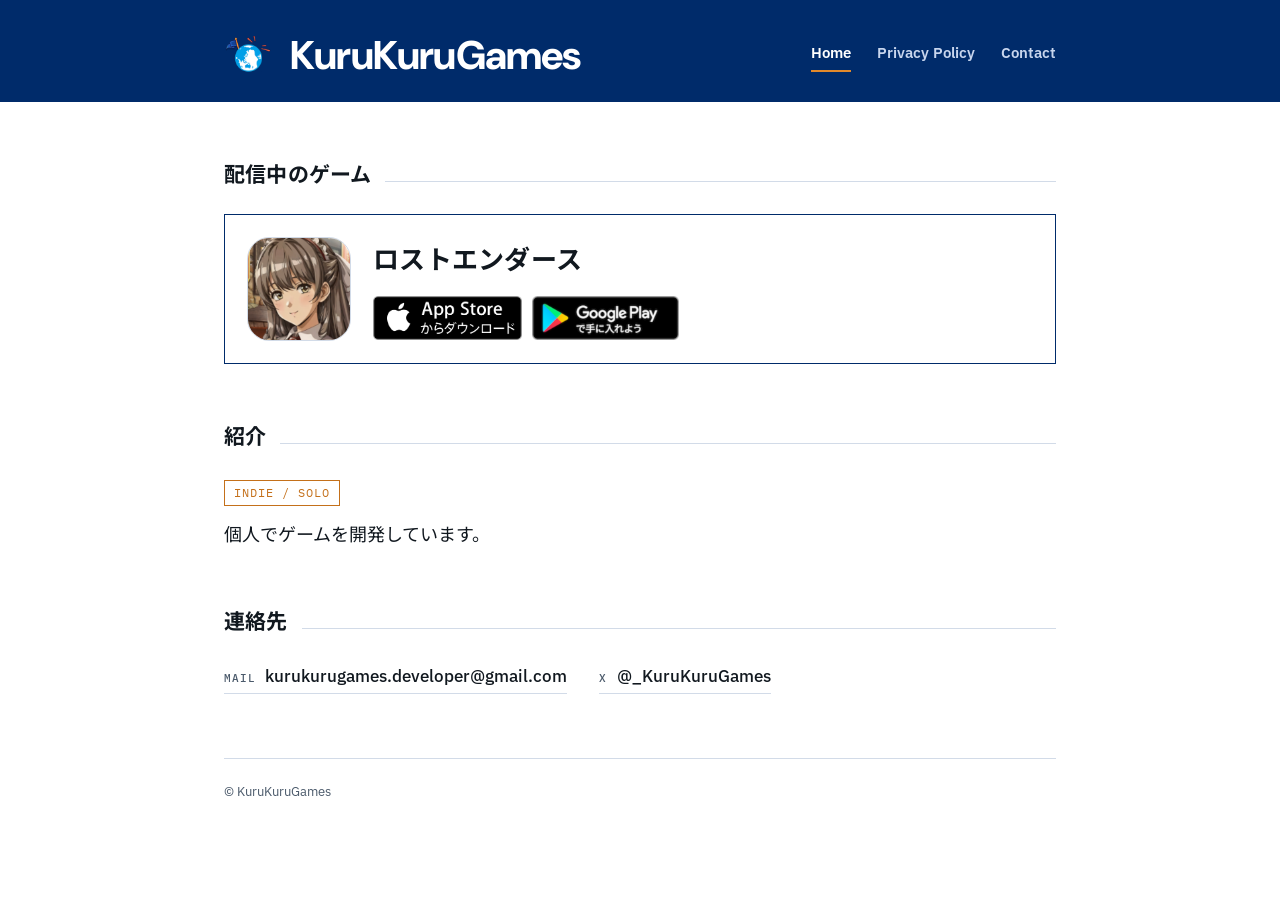
<file: index.html>
<!doctype html>
<html lang="ja">
<head>
<meta charset="utf-8">
<meta name="viewport" content="width=device-width,initial-scale=1">
<title>KuruKuruGames</title>
<meta name="description" content="個人でゲームを開発しています。配信中のタイトル: ロストエンダース（iOS / Android）。">
<link rel="icon" href="assets/img/kurukuru-logo.png">
<link rel="preconnect" href="https://fonts.googleapis.com">
<link rel="preconnect" href="https://fonts.gstatic.com" crossorigin>
<link rel="stylesheet" href="https://fonts.googleapis.com/css2?family=DM+Sans:wght@500;700;800&family=IBM+Plex+Mono:wght@400;500&family=IBM+Plex+Sans:wght@400;500;600&family=Noto+Sans+JP:wght@400;500;700;800&display=swap">
<link rel="stylesheet" href="assets/css/site.css">
</head>
<body>

<header class="masthead">
  <div class="wrap">
    <a class="brand" href="./">
      <img src="assets/img/kurukuru-logo.png" alt="" width="300" height="240">
      <span>KuruKuruGames</span>
    </a>
    <nav class="nav" aria-label="メイン">
      <a href="./" aria-current="page">Home</a>
      <a href="privacy-policy/">Privacy Policy</a>
      <a href="contact/">Contact</a>
    </nav>
  </div>
</header>

<main class="wrap">

  <section class="section" aria-labelledby="games">
    <div class="section-head"><h2 id="games">配信中のゲーム</h2></div>

    <article class="game">
      <img class="game__icon" src="assets/img/lostenders-icon.png" alt="ロストエンダース アイコン" width="152" height="152">
      <div class="game__body">
        <h3 class="game__title">ロストエンダース</h3>
        <div class="stores">
          <a href="https://apps.apple.com/us/app/%E3%83%AD%E3%82%B9%E3%83%88%E3%82%A8%E3%83%B3%E3%83%80%E3%83%BC%E3%82%B9-%E5%86%92%E9%99%BA%E8%80%85%E3%81%A8%E5%BF%98%E3%82%8C%E3%82%89%E3%82%8C%E3%81%9F%E7%A7%98%E5%AE%9D/id6502868763">
            <img src="assets/img/badge-appstore-ja.png" alt="App Store からダウンロード" width="422" height="125">
          </a>
          <a href="https://play.google.com/store/apps/details?id=jp.co.kurukurugames.lostenders">
            <img src="assets/img/badge-googleplay-ja.png" alt="Google Play で手に入れよう" width="420" height="125">
          </a>
        </div>
      </div>
    </article>
  </section>

  <section class="section" aria-labelledby="about">
    <div class="section-head"><h2 id="about">紹介</h2></div>
    <span class="tag">Indie / Solo</span>
    <p class="lede">個人でゲームを開発しています。</p>
  </section>

  <section class="section" id="contact" aria-labelledby="contact-h">
    <div class="section-head"><h2 id="contact-h">連絡先</h2></div>
    <div class="contact">
      <a href="mailto:kurukurugames.developer@gmail.com">
        <span class="label">Mail</span>kurukurugames.developer@gmail.com
      </a>
      <a href="https://x.com/_KuruKuruGames">
        <span class="label">X</span>@_KuruKuruGames
      </a>
    </div>
  </section>

  <div class="foot">© KuruKuruGames</div>
</main>

</body>
</html>
</file>
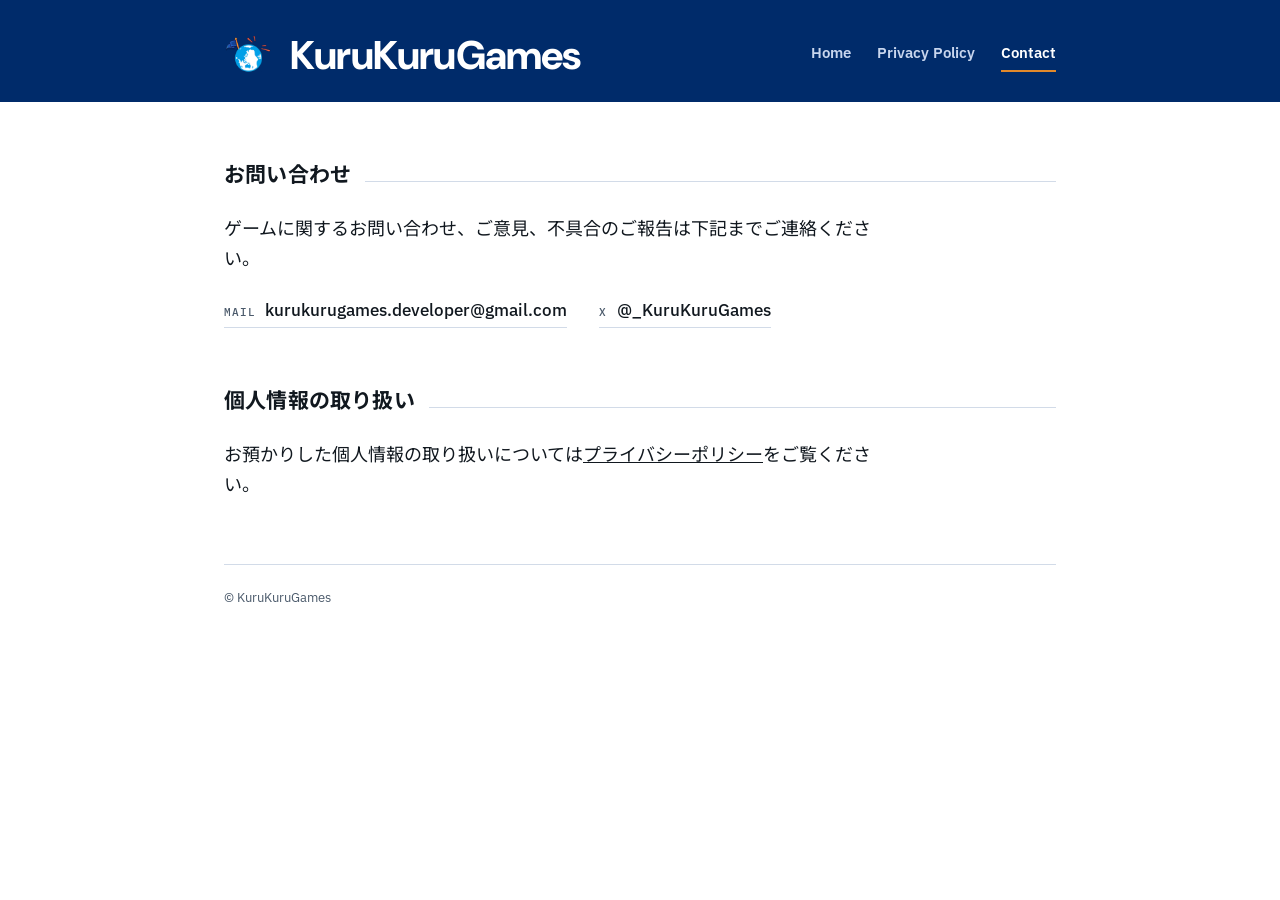
<file: contact/index.html>
<!doctype html>
<html lang="ja">
<head>
<meta charset="utf-8">
<meta name="viewport" content="width=device-width,initial-scale=1">
<title>お問い合わせ | KuruKuruGames</title>
<meta name="description" content="KuruKuruGames へのお問い合わせ先。メールと X で受け付けています。">
<link rel="icon" href="../assets/img/kurukuru-logo.png">
<link rel="preconnect" href="https://fonts.googleapis.com">
<link rel="preconnect" href="https://fonts.gstatic.com" crossorigin>
<link rel="stylesheet" href="https://fonts.googleapis.com/css2?family=DM+Sans:wght@500;700;800&family=IBM+Plex+Mono:wght@400;500&family=IBM+Plex+Sans:wght@400;500;600&family=Noto+Sans+JP:wght@400;500;700;800&display=swap">
<link rel="stylesheet" href="../assets/css/site.css">
</head>
<body>

<header class="masthead">
  <div class="wrap">
    <a class="brand" href="../">
      <img src="../assets/img/kurukuru-logo.png" alt="" width="300" height="240">
      <span>KuruKuruGames</span>
    </a>
    <nav class="nav" aria-label="メイン">
      <a href="../">Home</a>
      <a href="../privacy-policy/">Privacy Policy</a>
      <a href="./" aria-current="page">Contact</a>
    </nav>
  </div>
</header>

<main class="wrap">

  <section class="section" aria-labelledby="contact-h">
    <div class="section-head"><h1 id="contact-h">お問い合わせ</h1></div>

    <p class="lede">ゲームに関するお問い合わせ、ご意見、不具合のご報告は下記までご連絡ください。</p>

    <div class="contact">
      <a href="mailto:kurukurugames.developer@gmail.com">
        <span class="label">Mail</span>kurukurugames.developer@gmail.com
      </a>
      <a href="https://x.com/_KuruKuruGames">
        <span class="label">X</span>@_KuruKuruGames
      </a>
    </div>
  </section>

  <section class="section" aria-labelledby="privacy-h">
    <div class="section-head"><h2 id="privacy-h">個人情報の取り扱い</h2></div>
    <p class="lede">
      お預かりした個人情報の取り扱いについては<a href="../privacy-policy/">プライバシーポリシー</a>をご覧ください。
    </p>
  </section>

  <div class="foot">© KuruKuruGames</div>
</main>

</body>
</html>
</file>
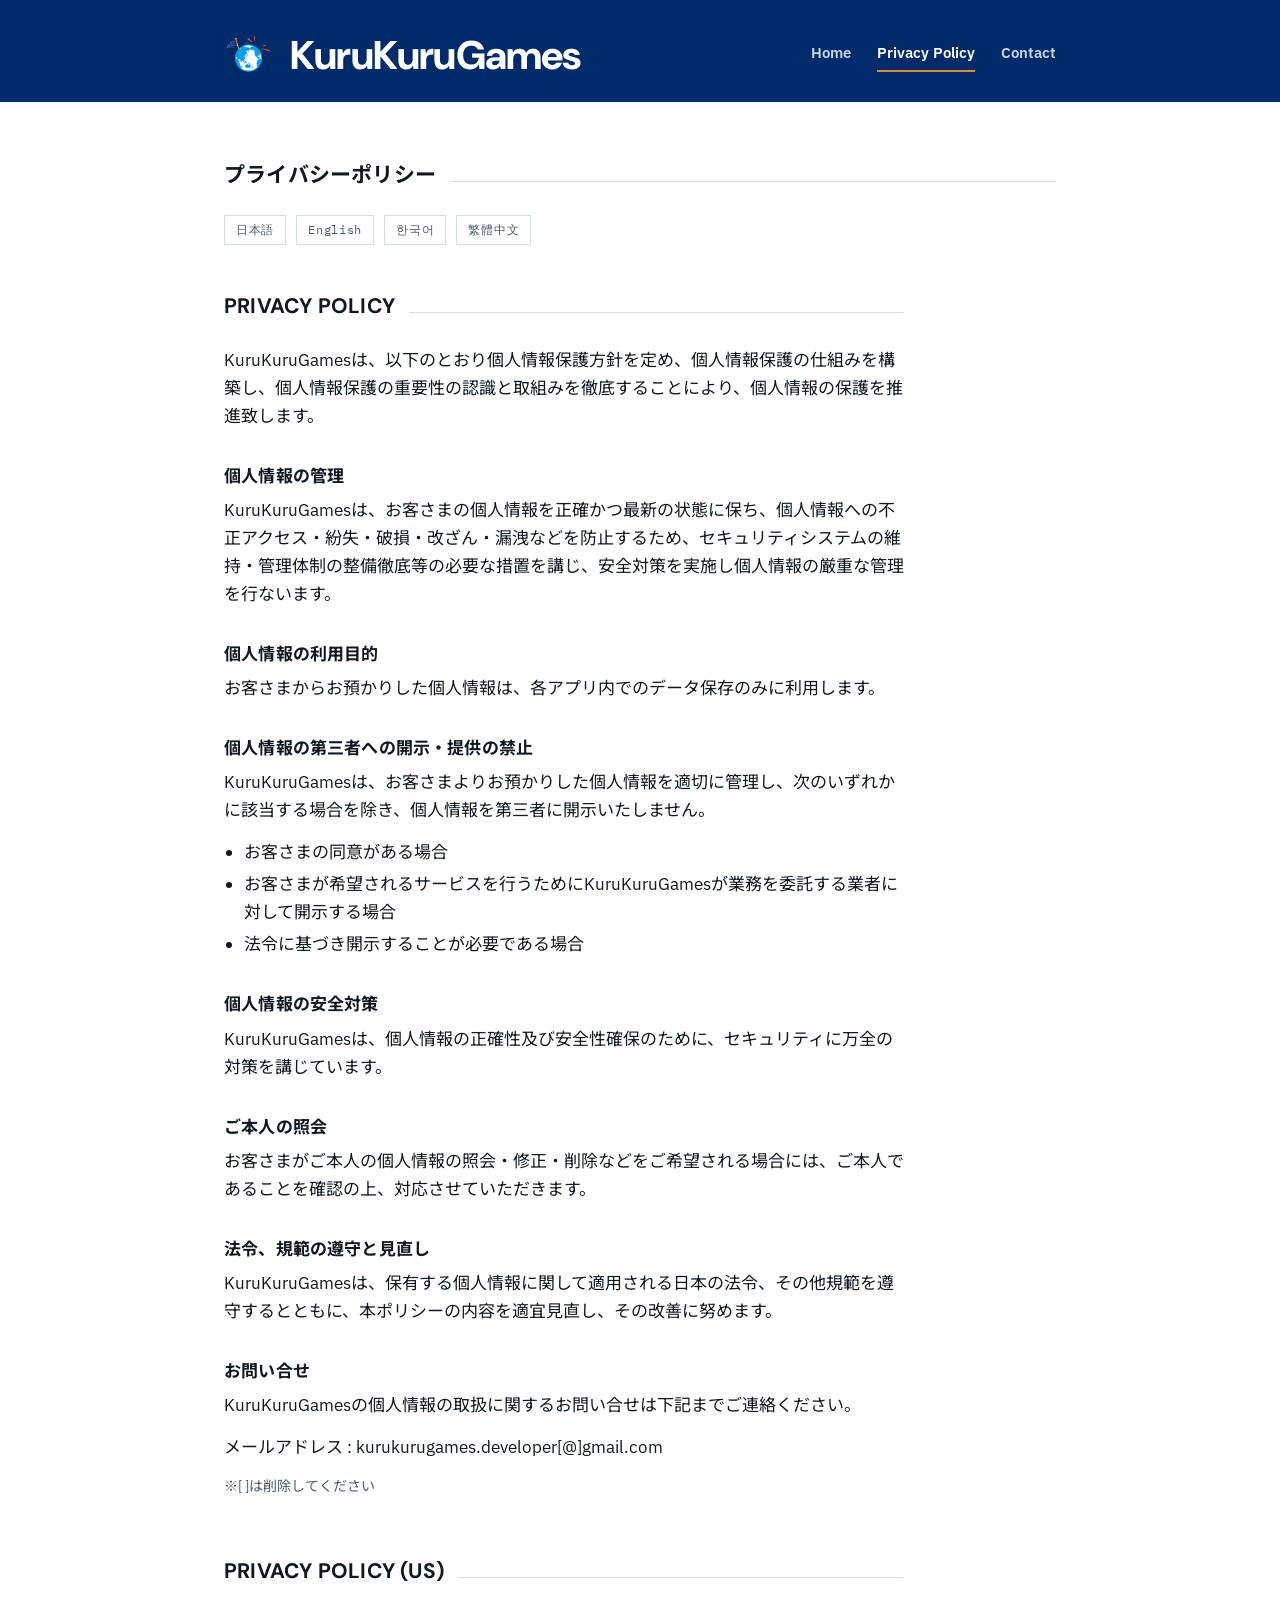
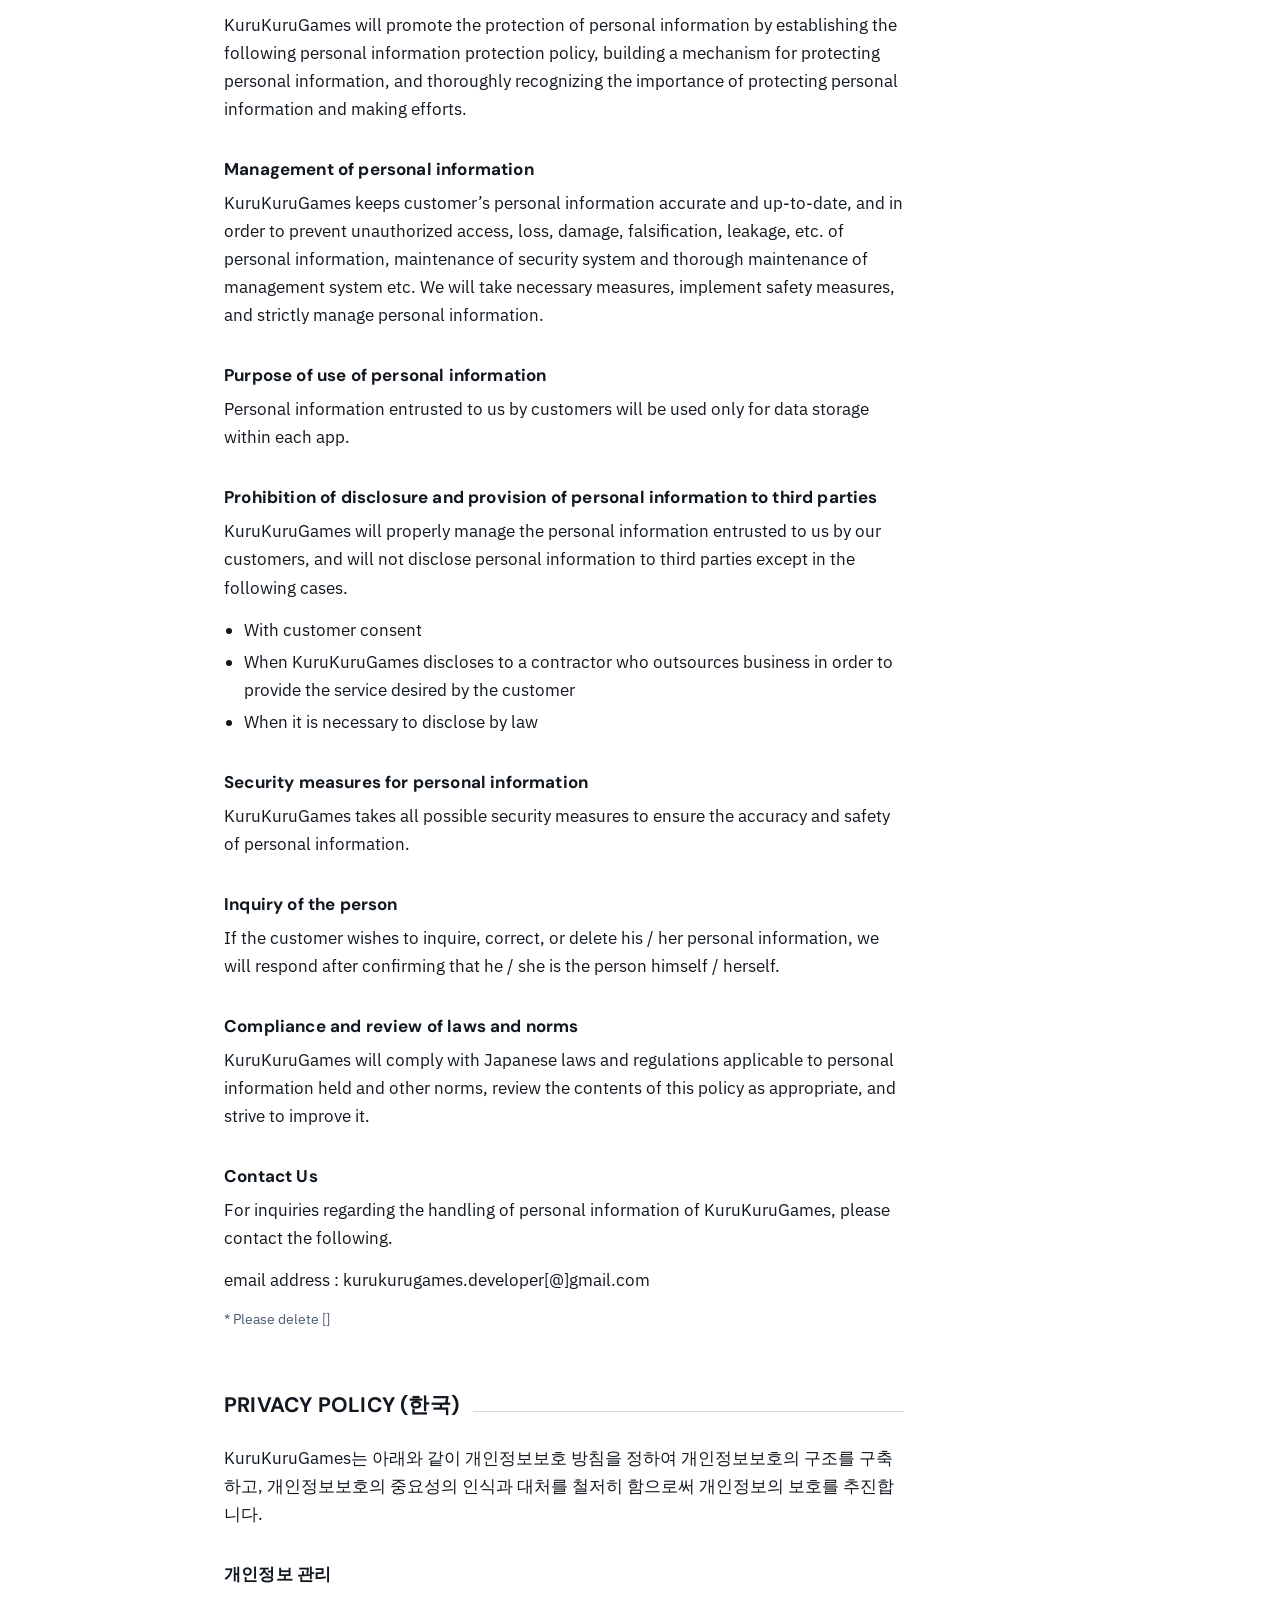
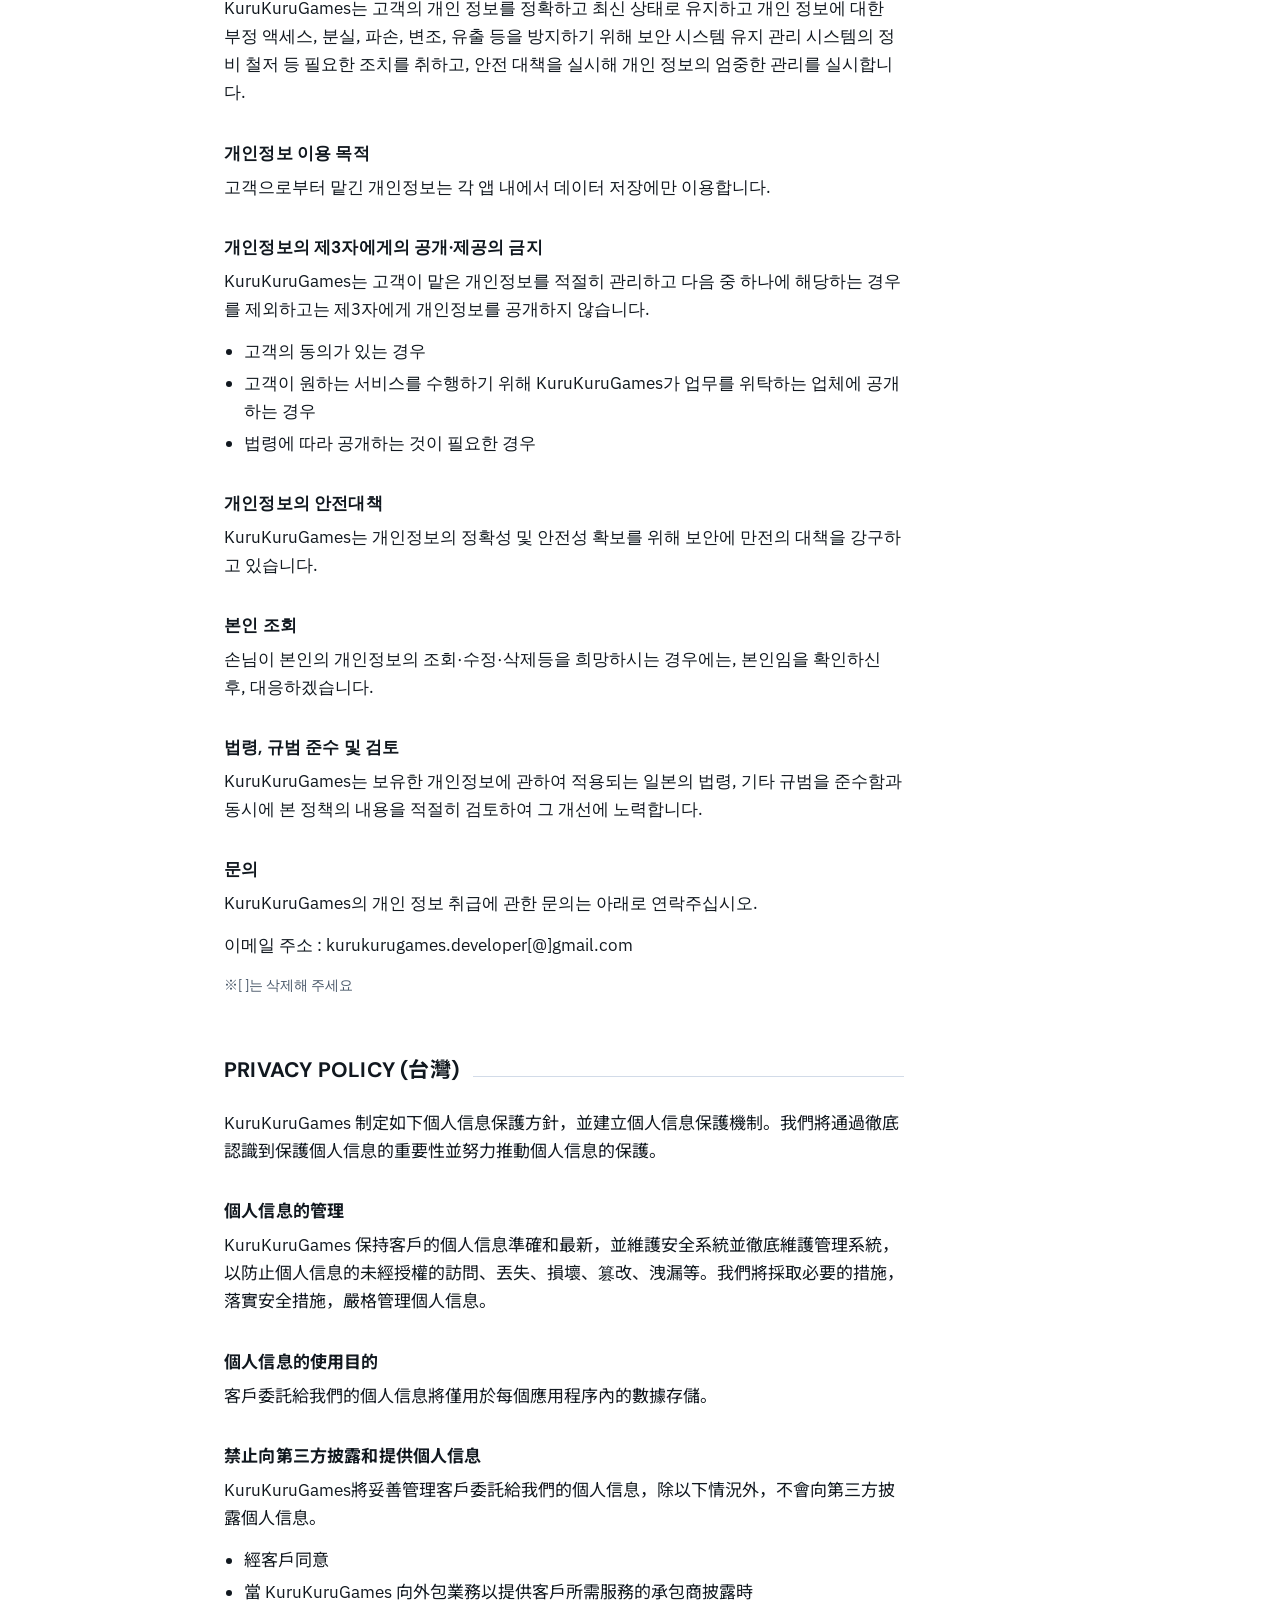
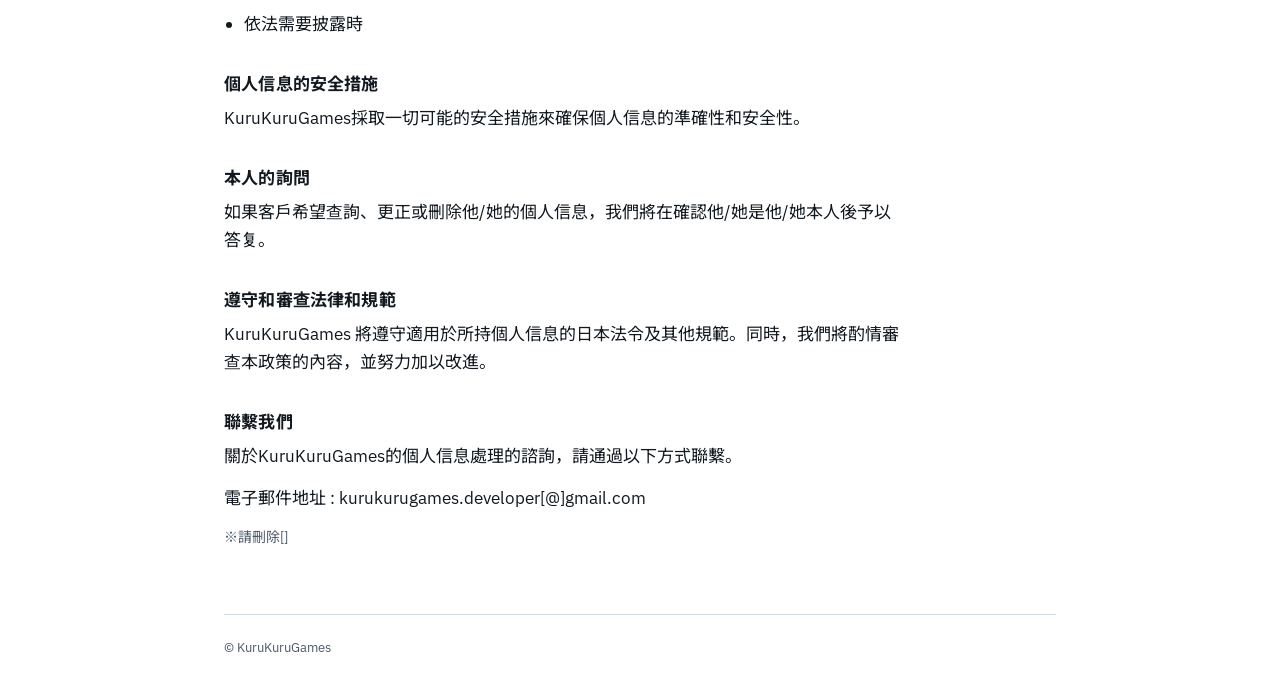
<file: privacy-policy/index.html>
<!doctype html>
<html lang="ja">
<head>
<meta charset="utf-8">
<meta name="viewport" content="width=device-width,initial-scale=1">
<title>プライバシーポリシー | KuruKuruGames</title>
<meta name="description" content="KuruKuruGames の個人情報保護方針。日本語 / English / 한국어 / 繁體中文。">
<link rel="icon" href="../assets/img/kurukuru-logo.png">
<link rel="preconnect" href="https://fonts.googleapis.com">
<link rel="preconnect" href="https://fonts.gstatic.com" crossorigin>
<link rel="stylesheet" href="https://fonts.googleapis.com/css2?family=DM+Sans:wght@500;700;800&family=IBM+Plex+Mono:wght@400;500&family=IBM+Plex+Sans:wght@400;500;600&family=Noto+Sans+JP:wght@400;500;700;800&display=swap">
<link rel="stylesheet" href="../assets/css/site.css">
</head>
<body>

<header class="masthead">
  <div class="wrap">
    <a class="brand" href="../">
      <img src="../assets/img/kurukuru-logo.png" alt="" width="300" height="240">
      <span>KuruKuruGames</span>
    </a>
    <nav class="nav" aria-label="メイン">
      <a href="../">Home</a>
      <a href="./" aria-current="page">Privacy Policy</a>
      <a href="../contact/">Contact</a>
    </nav>
  </div>
</header>

<main class="wrap">

  <div class="section-head"><h1>プライバシーポリシー</h1></div>

  <ul class="langs">
    <li><a href="#ja">日本語</a></li>
    <li><a href="#en">English</a></li>
    <li><a href="#ko">한국어</a></li>
    <li><a href="#zh">繁體中文</a></li>
  </ul>

  <section class="section prose" id="ja" lang="ja" aria-labelledby="ja-h">
    <div class="section-head"><h2 id="ja-h">PRIVACY POLICY</h2></div>

    <p>KuruKuruGamesは、以下のとおり個人情報保護方針を定め、個人情報保護の仕組みを構築し、個人情報保護の重要性の認識と取組みを徹底することにより、個人情報の保護を推進致します。</p>

    <h3>個人情報の管理</h3>
    <p>KuruKuruGamesは、お客さまの個人情報を正確かつ最新の状態に保ち、個人情報への不正アクセス・紛失・破損・改ざん・漏洩などを防止するため、セキュリティシステムの維持・管理体制の整備徹底等の必要な措置を講じ、安全対策を実施し個人情報の厳重な管理を行ないます。</p>

    <h3>個人情報の利用目的</h3>
    <p>お客さまからお預かりした個人情報は、各アプリ内でのデータ保存のみに利用します。</p>

    <h3>個人情報の第三者への開示・提供の禁止</h3>
    <p>KuruKuruGamesは、お客さまよりお預かりした個人情報を適切に管理し、次のいずれかに該当する場合を除き、個人情報を第三者に開示いたしません。</p>
    <ul>
      <li>お客さまの同意がある場合</li>
      <li>お客さまが希望されるサービスを行うためにKuruKuruGamesが業務を委託する業者に対して開示する場合</li>
      <li>法令に基づき開示することが必要である場合</li>
    </ul>

    <h3>個人情報の安全対策</h3>
    <p>KuruKuruGamesは、個人情報の正確性及び安全性確保のために、セキュリティに万全の対策を講じています。</p>

    <h3>ご本人の照会</h3>
    <p>お客さまがご本人の個人情報の照会・修正・削除などをご希望される場合には、ご本人であることを確認の上、対応させていただきます。</p>

    <h3>法令、規範の遵守と見直し</h3>
    <p>KuruKuruGamesは、保有する個人情報に関して適用される日本の法令、その他規範を遵守するとともに、本ポリシーの内容を適宜見直し、その改善に努めます。</p>

    <h3>お問い合せ</h3>
    <p>KuruKuruGamesの個人情報の取扱に関するお問い合せは下記までご連絡ください。</p>
    <p>メールアドレス : kurukurugames.developer[@]gmail.com</p>
    <p class="note">※[ ]は削除してください</p>
  </section>

  <section class="section prose" id="en" lang="en" aria-labelledby="en-h">
    <div class="section-head"><h2 id="en-h">PRIVACY POLICY (US)</h2></div>

    <p>KuruKuruGames will promote the protection of personal information by establishing the following personal information protection policy, building a mechanism for protecting personal information, and thoroughly recognizing the importance of protecting personal information and making efforts.</p>

    <h3>Management of personal information</h3>
    <p>KuruKuruGames keeps customer&rsquo;s personal information accurate and up-to-date, and in order to prevent unauthorized access, loss, damage, falsification, leakage, etc. of personal information, maintenance of security system and thorough maintenance of management system etc. We will take necessary measures, implement safety measures, and strictly manage personal information.</p>

    <h3>Purpose of use of personal information</h3>
    <p>Personal information entrusted to us by customers will be used only for data storage within each app.</p>

    <h3>Prohibition of disclosure and provision of personal information to third parties</h3>
    <p>KuruKuruGames will properly manage the personal information entrusted to us by our customers, and will not disclose personal information to third parties except in the following cases.</p>
    <ul>
      <li>With customer consent</li>
      <li>When KuruKuruGames discloses to a contractor who outsources business in order to provide the service desired by the customer</li>
      <li>When it is necessary to disclose by law</li>
    </ul>

    <h3>Security measures for personal information</h3>
    <p>KuruKuruGames takes all possible security measures to ensure the accuracy and safety of personal information.</p>

    <h3>Inquiry of the person</h3>
    <p>If the customer wishes to inquire, correct, or delete his / her personal information, we will respond after confirming that he / she is the person himself / herself.</p>

    <h3>Compliance and review of laws and norms</h3>
    <p>KuruKuruGames will comply with Japanese laws and regulations applicable to personal information held and other norms, review the contents of this policy as appropriate, and strive to improve it.</p>

    <h3>Contact Us</h3>
    <p>For inquiries regarding the handling of personal information of KuruKuruGames, please contact the following.</p>
    <p>email address : kurukurugames.developer[@]gmail.com</p>
    <p class="note">* Please delete []</p>
  </section>

  <section class="section prose" id="ko" lang="ko" aria-labelledby="ko-h">
    <div class="section-head"><h2 id="ko-h">PRIVACY POLICY (한국)</h2></div>

    <p>KuruKuruGames는 아래와 같이 개인정보보호 방침을 정하여 개인정보보호의 구조를 구축하고, 개인정보보호의 중요성의 인식과 대처를 철저히 함으로써 개인정보의 보호를 추진합니다.</p>

    <h3>개인정보 관리</h3>
    <p>KuruKuruGames는 고객의 개인 정보를 정확하고 최신 상태로 유지하고 개인 정보에 대한 부정 액세스, 분실, 파손, 변조, 유출 등을 방지하기 위해 보안 시스템 유지 관리 시스템의 정비 철저 등 필요한 조치를 취하고, 안전 대책을 실시해 개인 정보의 엄중한 관리를 실시합니다.</p>

    <h3>개인정보 이용 목적</h3>
    <p>고객으로부터 맡긴 개인정보는 각 앱 내에서 데이터 저장에만 이용합니다.</p>

    <h3>개인정보의 제3자에게의 공개·제공의 금지</h3>
    <p>KuruKuruGames는 고객이 맡은 개인정보를 적절히 관리하고 다음 중 하나에 해당하는 경우를 제외하고는 제3자에게 개인정보를 공개하지 않습니다.</p>
    <ul>
      <li>고객의 동의가 있는 경우</li>
      <li>고객이 원하는 서비스를 수행하기 위해 KuruKuruGames가 업무를 위탁하는 업체에 공개하는 경우</li>
      <li>법령에 따라 공개하는 것이 필요한 경우</li>
    </ul>

    <h3>개인정보의 안전대책</h3>
    <p>KuruKuruGames는 개인정보의 정확성 및 안전성 확보를 위해 보안에 만전의 대책을 강구하고 있습니다.</p>

    <h3>본인 조회</h3>
    <p>손님이 본인의 개인정보의 조회·수정·삭제등을 희망하시는 경우에는, 본인임을 확인하신 후, 대응하겠습니다.</p>

    <h3>법령, 규범 준수 및 검토</h3>
    <p>KuruKuruGames는 보유한 개인정보에 관하여 적용되는 일본의 법령, 기타 규범을 준수함과 동시에 본 정책의 내용을 적절히 검토하여 그 개선에 노력합니다.</p>

    <h3>문의</h3>
    <p>KuruKuruGames의 개인 정보 취급에 관한 문의는 아래로 연락주십시오.</p>
    <p>이메일 주소 : kurukurugames.developer[@]gmail.com</p>
    <p class="note">※[ ]는 삭제해 주세요</p>
  </section>

  <section class="section prose" id="zh" lang="zh-Hant-TW" aria-labelledby="zh-h">
    <div class="section-head"><h2 id="zh-h">PRIVACY POLICY (台灣)</h2></div>

    <p>KuruKuruGames 制定如下個人信息保護方針，並建立個人信息保護機制。我們將通過徹底認識到保護個人信息的重要性並努力推動個人信息的保護。</p>

    <h3>個人信息的管理</h3>
    <p>KuruKuruGames 保持客戶的個人信息準確和最新，並維護安全系統並徹底維護管理系統，以防止個人信息的未經授權的訪問、丟失、損壞、篡改、洩漏等。我們將採取必要的措施，落實安全措施，嚴格管理個人信息。</p>

    <h3>個人信息的使用目的</h3>
    <p>客戶委託給我們的個人信息將僅用於每個應用程序內的數據存儲。</p>

    <h3>禁止向第三方披露和提供個人信息</h3>
    <p>KuruKuruGames將妥善管理客戶委託給我們的個人信息，除以下情況外，不會向第三方披露個人信息。</p>
    <ul>
      <li>經客戶同意</li>
      <li>當 KuruKuruGames 向外包業務以提供客戶所需服務的承包商披露時</li>
      <li>依法需要披露時</li>
    </ul>

    <h3>個人信息的安全措施</h3>
    <p>KuruKuruGames採取一切可能的安全措施來確保個人信息的準確性和安全性。</p>

    <h3>本人的詢問</h3>
    <p>如果客戶希望查詢、更正或刪除他/她的個人信息，我們將在確認他/她是他/她本人後予以答复。</p>

    <h3>遵守和審查法律和規範</h3>
    <p>KuruKuruGames 將遵守適用於所持個人信息的日本法令及其他規範。同時，我們將酌情審查本政策的內容，並努力加以改進。</p>

    <h3>聯繫我們</h3>
    <p>關於KuruKuruGames的個人信息處理的諮詢，請通過以下方式聯繫。</p>
    <p>電子郵件地址 : kurukurugames.developer[@]gmail.com</p>
    <p class="note">※請刪除[]</p>
  </section>

  <div class="foot">© KuruKuruGames</div>
</main>

</body>
</html>
</file>
<file: assets/css/site.css>
:root {
  /* 既存サイトから採取した濃紺を軸に据える */
  --navy:        #002B6A;
  --navy-deep:   #001936;
  --navy-soft:   #143f86;
  --ember:       #C4701A;   /* ロゴの紙吹雪から取った琥珀 */
  --ember-bright:#E2892B;

  --ink:         #11181F;   /* 既存の本文色 */
  --ink-soft:    #46536280;
  --ink-muted:   #4B5A6B;
  --paper:       #FFFFFF;
  --mist:        #EDF1F7;   /* 無彩色ではなく紺寄りの中間色 */
  --line:        #D2DBE8;
  --band:        #F5F8FC;

  --sans:  "IBM Plex Sans", "Noto Sans JP", "Hiragino Sans", "Yu Gothic UI", sans-serif;
  --display: "DM Sans", "Noto Sans JP", "Hiragino Sans", "Yu Gothic UI", sans-serif;
  --mono: "IBM Plex Mono", ui-monospace, monospace;

  --wrap: 880px;

  color-scheme: light dark;
}

@media (prefers-color-scheme: dark) {
  :root:not([data-theme="light"]) {
    --navy:       #0A3577;
    --navy-deep:  #050D1A;
    --navy-soft:  #2E5CA8;
    --ember:      #F0A44A;
    --ember-bright:#F7BD72;

    --ink:        #E6ECF5;
    --ink-soft:   #93A3B980;
    --ink-muted:  #9BABC0;
    --paper:      #080F1D;
    --mist:       #101B2E;
    --line:       #22334D;
    --band:       #0C1526;
  }
}

:root[data-theme="dark"] {
  --navy:       #0A3577;
  --navy-deep:  #050D1A;
  --navy-soft:  #2E5CA8;
  --ember:      #F0A44A;
  --ember-bright:#F7BD72;

  --ink:        #E6ECF5;
  --ink-soft:   #93A3B980;
  --ink-muted:  #9BABC0;
  --paper:      #080F1D;
  --mist:       #101B2E;
  --line:       #22334D;
  --band:       #0C1526;
}

* { box-sizing: border-box; }

body {
  margin: 0;
  background: var(--paper);
  color: var(--ink);
  font-family: var(--sans);
  font-size: 17px;
  line-height: 1.65;
  -webkit-font-smoothing: antialiased;
}

img { max-width: 100%; }

a { color: inherit; }

:focus-visible {
  outline: 2px solid var(--ember-bright);
  outline-offset: 3px;
  border-radius: 2px;
}

.wrap {
  max-width: var(--wrap);
  margin-inline: auto;
  padding-inline: 24px;
}

/* ---------- ヘッダー ---------- */

.masthead {
  background: var(--navy);
  color: #fff;
  padding-block: 34px 26px;
}

.masthead .wrap {
  display: flex;
  flex-wrap: wrap;
  align-items: center;
  gap: 18px 20px;
}

.brand {
  display: flex;
  align-items: center;
  gap: 14px;
  text-decoration: none;
  margin-right: auto;
}

.brand img {
  width: 52px;
  height: auto;
  display: block;
}

.brand span {
  font-family: var(--display);
  font-weight: 800;
  font-size: clamp(28px, 5vw, 40px);
  letter-spacing: -0.02em;
  line-height: 1;
  color: #fff;
}

.nav {
  display: flex;
  gap: 26px;
  font-size: 15px;
  font-weight: 600;
}

.nav a {
  color: #C8D6EE;
  text-decoration: none;
  padding-block: 4px;
  border-bottom: 2px solid transparent;
  transition: color .15s, border-color .15s;
}

.nav a:hover,
.nav a[aria-current="page"] {
  color: #fff;
  border-bottom-color: var(--ember-bright);
}

/* ---------- セクション ---------- */

main { padding-block: 56px 0; }

.section + .section { margin-top: 56px; }

.section-head {
  display: flex;
  align-items: baseline;
  gap: 14px;
  margin-bottom: 22px;
}

.section-head h1,
.section-head h2 {
  font-family: var(--display);
  font-size: 21px;
  font-weight: 700;
  letter-spacing: 0.01em;
  margin: 0;
  white-space: nowrap;
}

.section-head::after {
  content: "";
  flex: 1;
  height: 1px;
  background: var(--line);
}

/* ---------- ゲーム（枠を持つ唯一の要素） ---------- */

.game {
  display: flex;
  flex-wrap: wrap;
  gap: 22px;
  align-items: center;
  border: 1px solid var(--navy);
  padding: 22px;
  background: var(--paper);
}

.game__icon {
  width: 104px;
  height: 104px;
  border-radius: 22px;
  display: block;
  flex-shrink: 0;
  border: 1px solid var(--line);
}

.game__body {
  flex: 1 1 300px;
  display: flex;
  flex-direction: column;
  gap: 14px;
}

.game__title {
  font-family: var(--display);
  font-size: 26px;
  font-weight: 700;
  margin: 0;
  letter-spacing: 0.01em;
}

.stores {
  display: flex;
  flex-wrap: wrap;
  gap: 10px;
}

.stores a {
  display: block;
  transition: opacity .15s;
}

.stores a:hover { opacity: .8; }

.stores img {
  height: 44px;
  width: auto;
  display: block;
}

/* ---------- 紹介 ---------- */

.lede {
  font-size: 18px;
  margin: 0;
  max-width: 60ch;
}

.tag {
  display: inline-block;
  font-family: var(--mono);
  font-size: 12px;
  letter-spacing: 0.08em;
  text-transform: uppercase;
  color: var(--ember);
  border: 1px solid var(--ember);
  padding: 2px 9px;
  margin-bottom: 14px;
}

/* ---------- 連絡先 ---------- */

.contact {
  display: flex;
  flex-wrap: wrap;
  gap: 12px 32px;
}

.contact a {
  display: inline-flex;
  align-items: baseline;
  gap: 9px;
  text-decoration: none;
  font-weight: 500;
  border-bottom: 1px solid var(--line);
  padding-bottom: 3px;
  transition: border-color .15s;
}

.contact a:hover { border-bottom-color: var(--ember-bright); }

.contact .label {
  font-family: var(--mono);
  font-size: 11px;
  letter-spacing: 0.1em;
  text-transform: uppercase;
  color: var(--ink-muted);
}

/* 連絡先ページのみ、導入文のすぐ下に連絡先が並ぶ */
.lede + .contact { margin-top: 22px; }

/* ---------- フッター ---------- */

.foot {
  margin-top: 64px;
  border-top: 1px solid var(--line);
  padding-block: 22px 30px;
  font-size: 13px;
  color: var(--ink-muted);
}

/* ---------- 本文ページ（プライバシーポリシー） ---------- */

.langs {
  display: flex;
  flex-wrap: wrap;
  gap: 8px 10px;
  margin-bottom: 44px;
  padding: 0;
  list-style: none;
}

.langs a {
  display: inline-block;
  font-family: var(--mono);
  font-size: 12px;
  letter-spacing: 0.06em;
  text-decoration: none;
  color: var(--ink-muted);
  border: 1px solid var(--line);
  padding: 4px 11px;
  transition: color .15s, border-color .15s;
}

.langs a:hover {
  color: var(--ember);
  border-color: var(--ember);
}

.prose {
  max-width: 68ch;
  scroll-margin-top: 24px;
}

.prose h3 {
  font-family: var(--display);
  font-size: 17px;
  font-weight: 700;
  margin: 32px 0 6px;
  letter-spacing: 0.01em;
}

.prose p {
  margin: 0 0 14px;
}

.prose ul {
  margin: 0 0 14px;
  padding-left: 1.2em;
}

.prose li {
  margin-bottom: 4px;
}

.prose .note {
  font-size: 14px;
  color: var(--ink-muted);
}

@media (prefers-reduced-motion: reduce) {
  * { transition: none !important; animation: none !important; }
}

@media (max-width: 560px) {
  .masthead .wrap { gap: 14px; }
  .brand { margin-right: 0; width: 100%; }
  .nav { gap: 18px; font-size: 14px; }
  .game { padding: 18px; }
  .game__icon { width: 84px; height: 84px; border-radius: 18px; }
}
</file>
